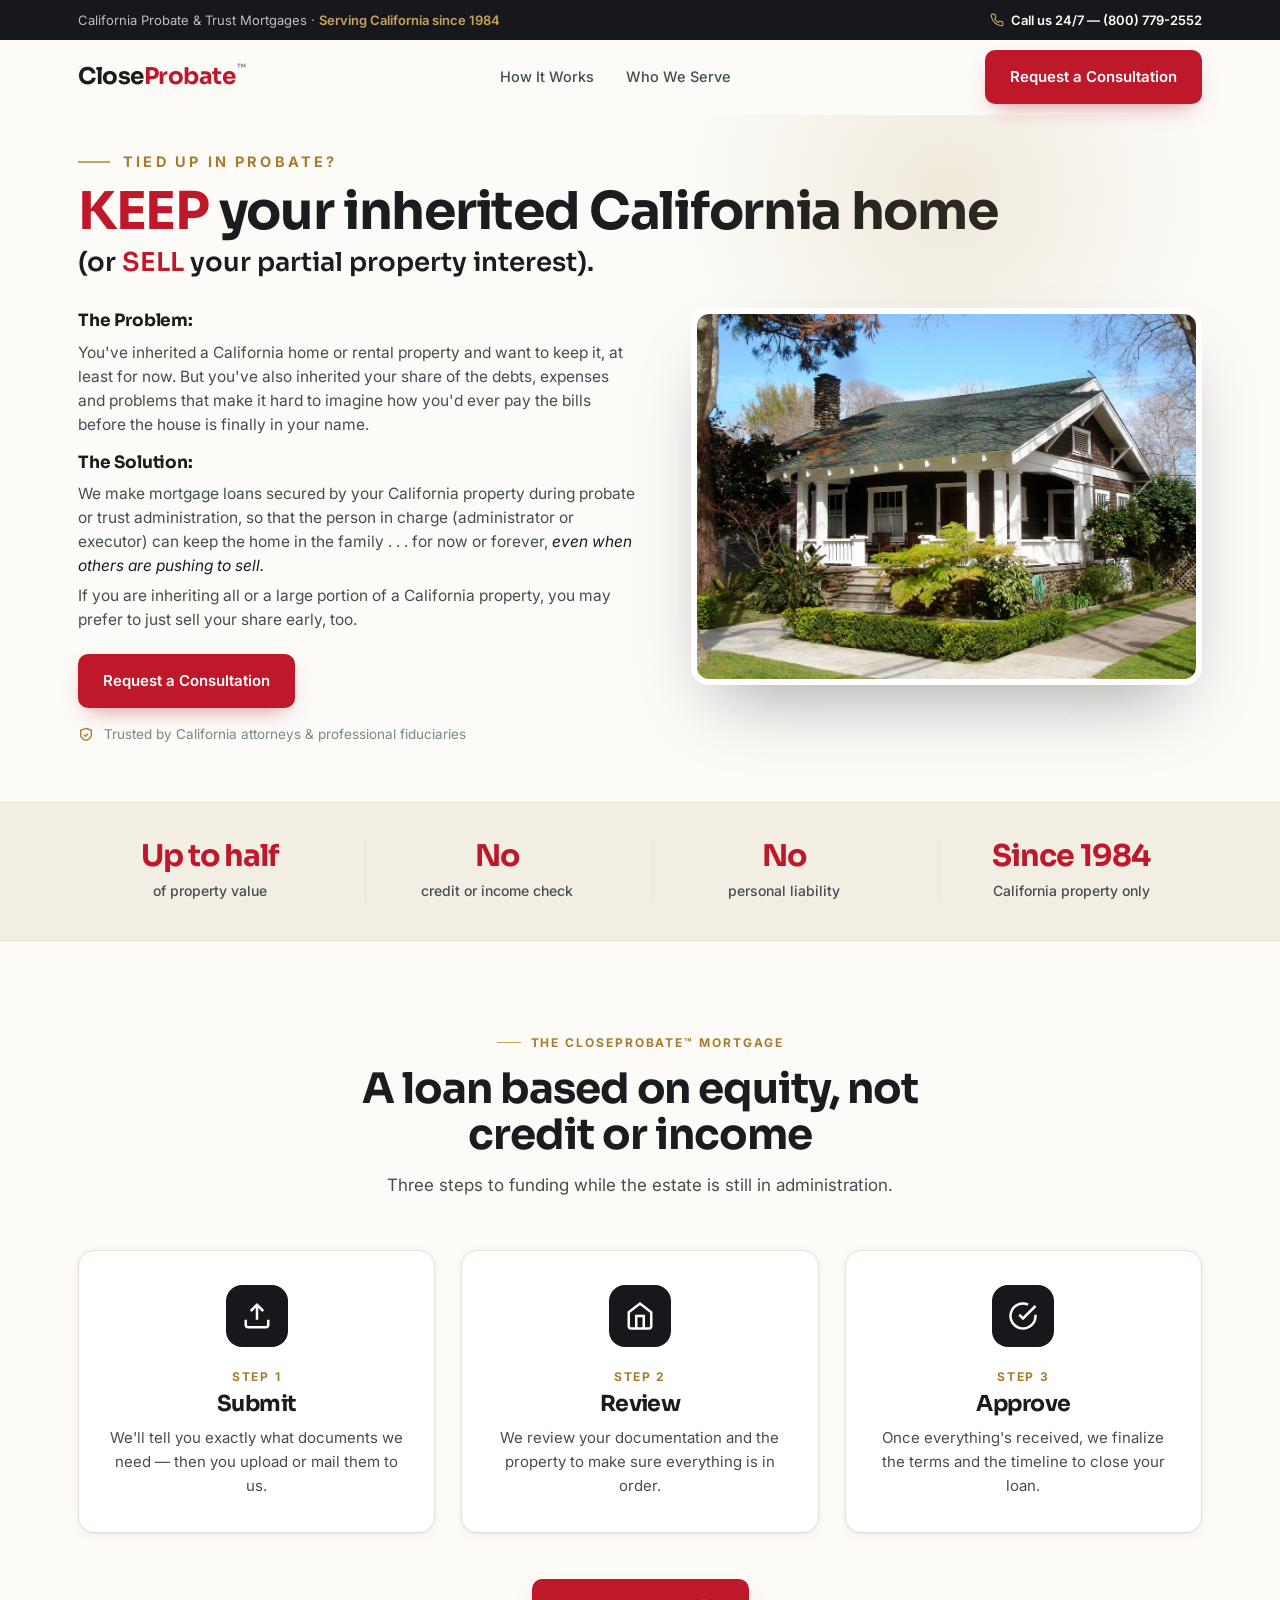
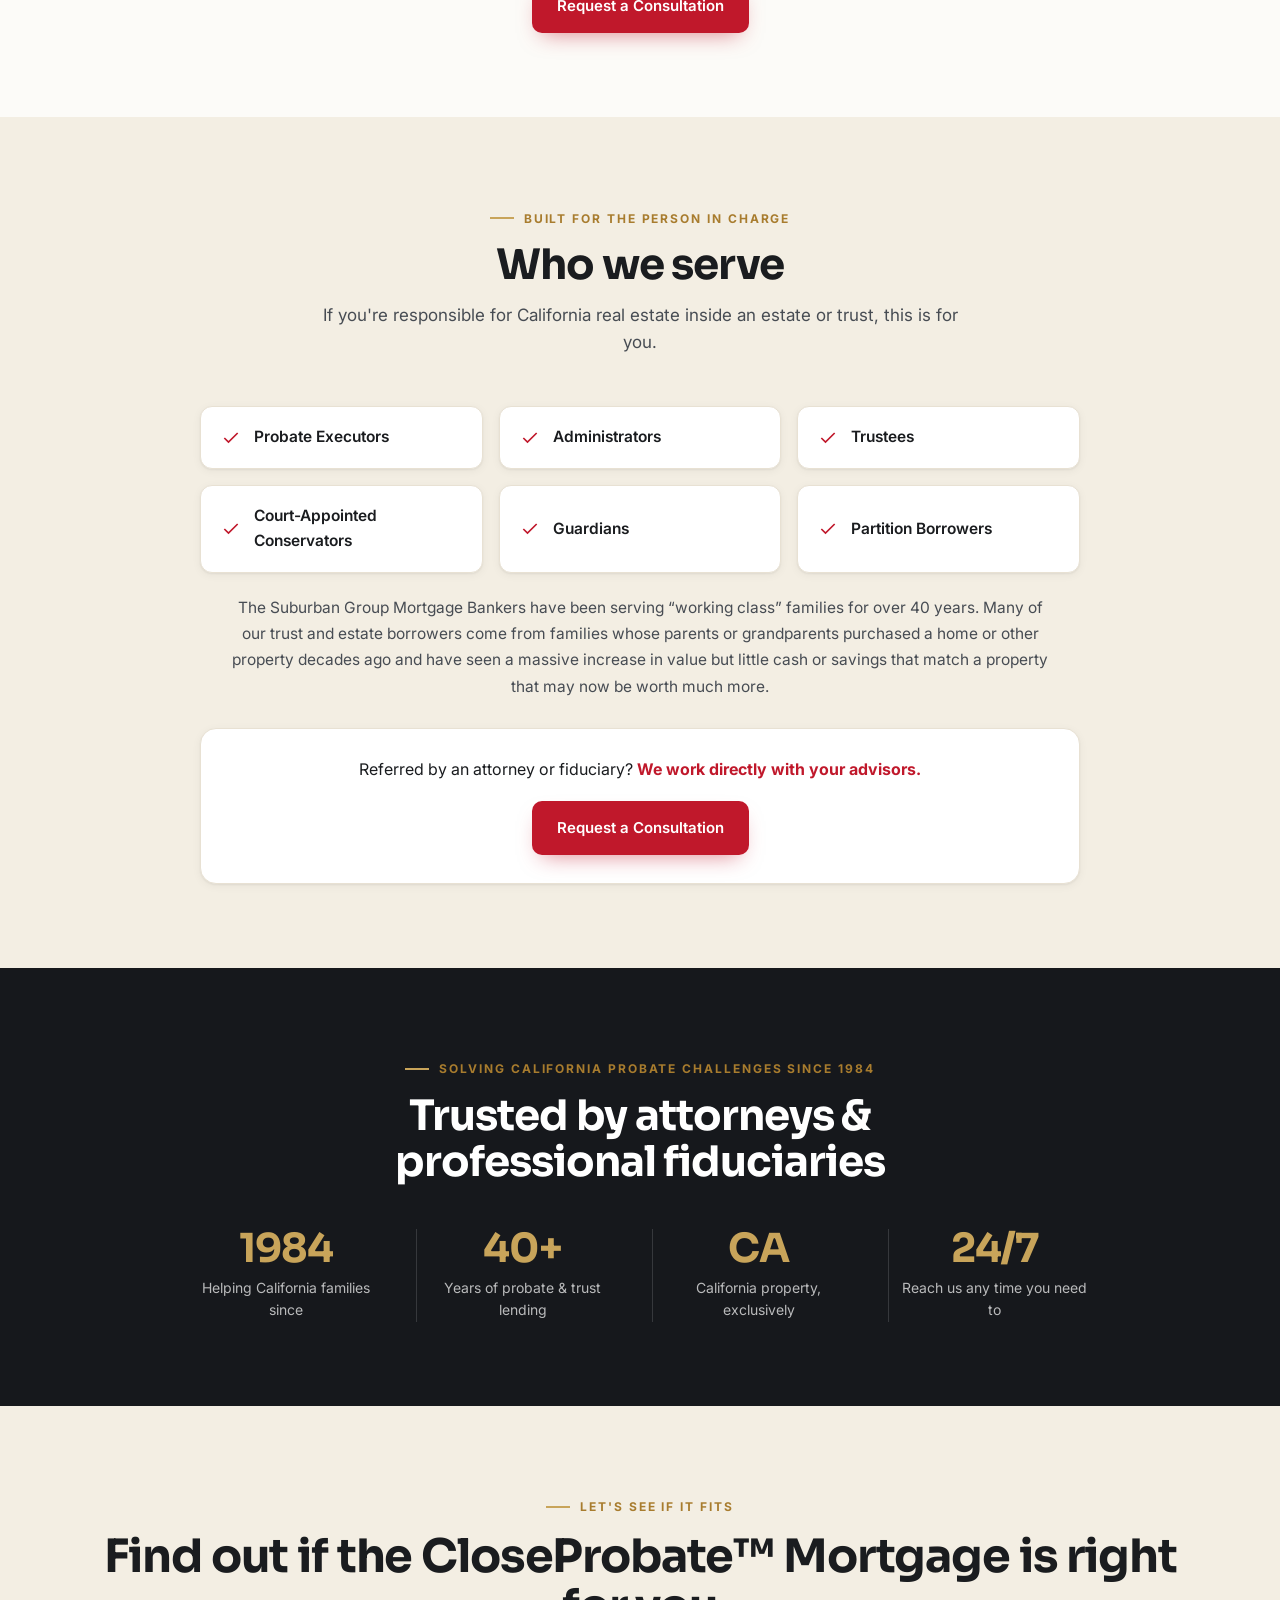
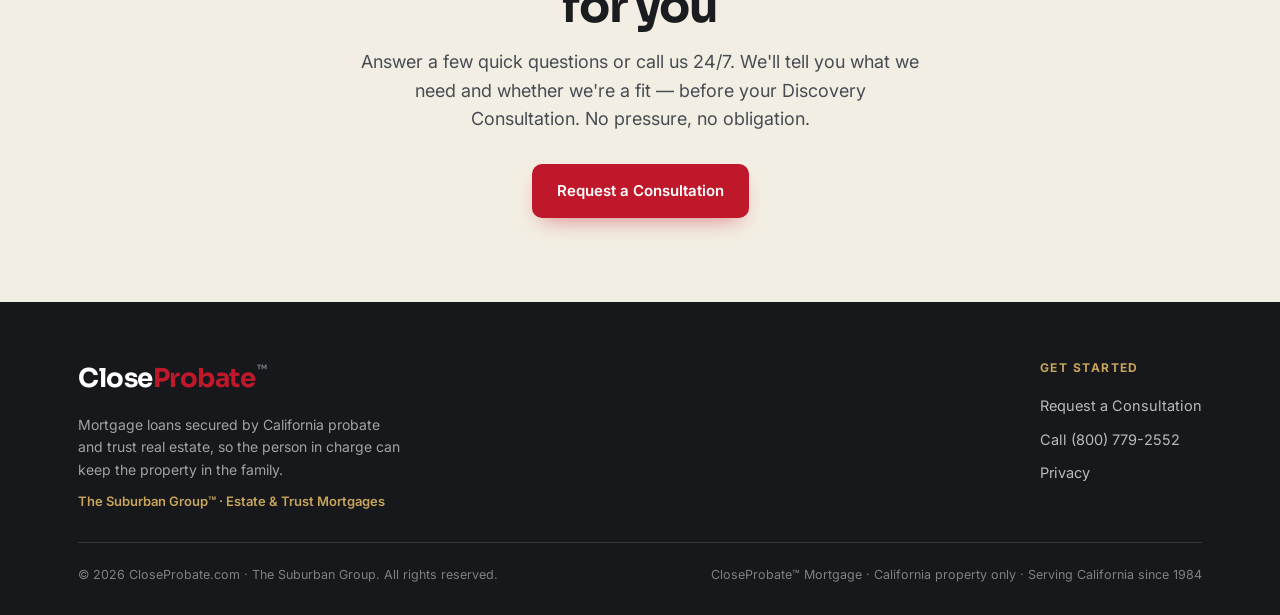
<file: index.html>
<!DOCTYPE html>
<html lang="en">
<head>
<meta charset="UTF-8" />
<meta name="viewport" content="width=device-width, initial-scale=1.0" />
<title>CloseProbate.com — California Probate & Trust Mortgages</title>
<meta name="description" content="The CloseProbate Mortgage lets the executor, administrator, or trustee borrow against an inherited California property's equity during probate or trust administration. Based on equity, not credit or income. No personal liability. Since 1984." />
<link rel="preconnect" href="https://fonts.googleapis.com">
<link rel="preconnect" href="https://fonts.gstatic.com" crossorigin>
<link href="https://fonts.googleapis.com/css2?family=Sora:wght@600;700;800&family=Inter:wght@400;500;600;700&display=swap" rel="stylesheet">
<link rel="stylesheet" href="theme.css?v=10">
</head>
<body id="top">

  <div class="util">
    <div class="wrap">
      <span class="l">California Probate &amp; Trust Mortgages · <b>Serving California since 1984</b></span>
      <a href="tel:+18007792552">
        <svg viewBox="0 0 24 24" fill="none" stroke="currentColor" stroke-width="2"><path d="M22 16.92v3a2 2 0 0 1-2.18 2 19.79 19.79 0 0 1-8.63-3.07 19.5 19.5 0 0 1-6-6 19.79 19.79 0 0 1-3.07-8.67A2 2 0 0 1 4.11 2h3a2 2 0 0 1 2 1.72c.13.96.36 1.9.7 2.81a2 2 0 0 1-.45 2.11L8.09 9.91a16 16 0 0 0 6 6l1.27-1.27a2 2 0 0 1 2.11-.45c.9.34 1.85.57 2.81.7A2 2 0 0 1 22 16.92z"/></svg>
        Call us 24/7 — (800) 779-2552
      </a>
    </div>
  </div>

  <header id="hdr">
    <div class="wrap nav">
      <a class="wordmark" href="#top"><span class="ink">Close</span><span class="r">Probate</span><span class="tm">&trade;</span></a>
      <nav class="nav-links">
        <a class="link" href="#how">How It Works</a>
        <a class="link" href="#serve">Who We Serve</a>
      </nav>
      <div class="nav-right">
        <a class="btn btn-primary" href="get-started.html">Request a Consultation</a>
        <button class="menu-btn" id="menuBtn" aria-label="Menu"><svg viewBox="0 0 24 24" fill="none" stroke="currentColor" stroke-width="2"><line x1="3" y1="6" x2="21" y2="6"/><line x1="3" y1="12" x2="21" y2="12"/><line x1="3" y1="18" x2="21" y2="18"/></svg></button>
      </div>
    </div>
    <div class="mobile-menu" id="mobileMenu">
      <a href="#how">How It Works</a>
      <a href="#serve">Who We Serve</a>
      <a href="tel:+18007792552">Call (800) 779-2552</a>
    </div>
  </header>

  <!-- HERO -->
  <section class="hero">
    <div class="wrap">
      <span class="eyebrow reveal">Tied up in probate?</span>
      <h1 class="reveal"><span class="kw">KEEP</span> your inherited California home</h1>
      <p class="hero-sub reveal">(or <span class="kw">SELL</span> your partial property interest).</p>
      <div class="hero-grid">
        <div class="reveal">
          <div class="ps">
            <p class="ps-h">The Problem:</p>
            <p>You've inherited a California home or rental property and want to keep it, at least for now. But you've also inherited your share of the debts, expenses and problems that make it hard to imagine how you'd ever pay the bills before the house is finally in your name.</p>
            <p class="ps-h">The Solution:</p>
            <p>We make mortgage loans secured by your California property during probate or trust administration, so that the person in charge (administrator or executor) can keep the home in the family . . . for now or forever, <em>even when others are pushing to sell.</em></p>
            <p>If you are inheriting all or a large portion of a California property, you may prefer to just sell your share early, too.</p>
          </div>
          <div class="hero-cta">
            <a class="btn btn-primary" href="get-started.html">Request a Consultation</a>
          </div>
          <div class="hero-trust">
            <svg viewBox="0 0 24 24" fill="none" stroke="currentColor" stroke-width="2"><path d="M12 2 4 5v6c0 5 3.5 8 8 9 4.5-1 8-4 8-9V5z"/><path d="m9 12 2 2 4-4"/></svg>
            Trusted by California attorneys &amp; professional fiduciaries
          </div>
        </div>
        <div class="hero-visual reveal">
          <div class="hero-photo"><img src="assets/house-craftsman.jpg" alt="Inherited California Craftsman home" /></div>
        </div>
      </div>
    </div>
  </section>

  <!-- BENEFIT BAND -->
  <div class="benefits">
    <div class="wrap">
      <div class="ben"><div class="big">Up to half</div><div class="lbl">of property value</div></div>
      <div class="ben"><div class="big">No</div><div class="lbl">credit or income check</div></div>
      <div class="ben"><div class="big">No</div><div class="lbl">personal liability</div></div>
      <div class="ben"><div class="big">Since 1984</div><div class="lbl">California property only</div></div>
    </div>
  </div>

  <!-- HOW IT WORKS -->
  <section class="pad" id="how">
    <div class="wrap">
      <div class="sec-head reveal">
        <span class="eyebrow" style="justify-content:center">The CloseProbate™ Mortgage</span>
        <h2>A loan based on equity, not credit or income</h2>
        <p>Three steps to funding while the estate is still in administration.</p>
      </div>
      <div class="steps">
        <div class="step reveal">
          <div class="ic"><svg viewBox="0 0 24 24" fill="none" stroke="currentColor" stroke-width="2"><path d="M21 15v4a2 2 0 0 1-2 2H5a2 2 0 0 1-2-2v-4"/><path d="m17 8-5-5-5 5"/><path d="M12 3v12"/></svg></div>
          <span class="num">Step 1</span><h3>Submit</h3>
          <p>We'll tell you exactly what documents we need — then you upload or mail them to us.</p>
        </div>
        <div class="step reveal">
          <div class="ic"><svg viewBox="0 0 24 24" fill="none" stroke="currentColor" stroke-width="2"><path d="m3 9 9-7 9 7v11a2 2 0 0 1-2 2H5a2 2 0 0 1-2-2z"/><path d="M9 22V12h6v10"/></svg></div>
          <span class="num">Step 2</span><h3>Review</h3>
          <p>We review your documentation and the property to make sure everything is in order.</p>
        </div>
        <div class="step reveal">
          <div class="ic"><svg viewBox="0 0 24 24" fill="none" stroke="currentColor" stroke-width="2"><path d="M22 11.08V12a10 10 0 1 1-5.93-9.14"/><path d="m9 11 3 3L22 4"/></svg></div>
          <span class="num">Step 3</span><h3>Approve</h3>
          <p>Once everything's received, we finalize the terms and the timeline to close your loan.</p>
        </div>
      </div>
      <div class="center reveal"><a class="btn btn-primary" href="get-started.html">Request a Consultation</a></div>
    </div>
  </section>

  <!-- WHO WE SERVE -->
  <section class="pad serve" id="serve">
    <div class="wrap">
      <div class="sec-head reveal">
        <span class="eyebrow" style="justify-content:center">Built for the person in charge</span>
        <h2>Who we serve</h2>
        <p>If you're responsible for California real estate inside an estate or trust, this is for you.</p>
      </div>
      <div class="roles">
        <div class="role reveal"><svg viewBox="0 0 24 24" fill="none" stroke="currentColor" stroke-width="2"><path d="M20 6 9 17l-5-5"/></svg> Probate Executors</div>
        <div class="role reveal"><svg viewBox="0 0 24 24" fill="none" stroke="currentColor" stroke-width="2"><path d="M20 6 9 17l-5-5"/></svg> Administrators</div>
        <div class="role reveal"><svg viewBox="0 0 24 24" fill="none" stroke="currentColor" stroke-width="2"><path d="M20 6 9 17l-5-5"/></svg> Trustees</div>
        <div class="role reveal"><svg viewBox="0 0 24 24" fill="none" stroke="currentColor" stroke-width="2"><path d="M20 6 9 17l-5-5"/></svg> Court-Appointed Conservators</div>
        <div class="role reveal"><svg viewBox="0 0 24 24" fill="none" stroke="currentColor" stroke-width="2"><path d="M20 6 9 17l-5-5"/></svg> Guardians</div>
        <div class="role reveal"><svg viewBox="0 0 24 24" fill="none" stroke="currentColor" stroke-width="2"><path d="M20 6 9 17l-5-5"/></svg> Partition Borrowers</div>
      </div>
      <p class="serve-blurb reveal">The Suburban Group Mortgage Bankers have been serving &ldquo;working class&rdquo; families for over 40 years. Many of our trust and estate borrowers come from families whose parents or grandparents purchased a home or other property decades ago and have seen a massive increase in value but little cash or savings that match a property that may now be worth much more.</p>
      <div class="serve-note reveal">
        <p>Referred by an attorney or fiduciary? <b>We work directly with your advisors.</b></p>
        <a class="btn btn-primary" href="get-started.html">Request a Consultation</a>
      </div>
    </div>
  </section>

  <!-- TRUST -->
  <section class="pad trust">
    <div class="wrap">
      <div class="sec-head reveal" style="margin-bottom:44px">
        <span class="eyebrow" style="justify-content:center">Solving California probate challenges since 1984</span>
        <h2>Trusted by attorneys &amp; professional fiduciaries</h2>
      </div>
      <div class="stats">
        <div class="stat reveal"><div class="n">1984</div><div class="t">Helping California families since</div></div>
        <div class="stat reveal"><div class="n">40+</div><div class="t">Years of probate &amp; trust lending</div></div>
        <div class="stat reveal"><div class="n">CA</div><div class="t">California property, exclusively</div></div>
        <div class="stat reveal"><div class="n">24/7</div><div class="t">Reach us any time you need to</div></div>
      </div>
    </div>
  </section>

  <!-- FINAL CTA -->
  <section class="pad final" id="start">
    <div class="wrap">
      <div class="reveal">
        <span class="eyebrow" style="justify-content:center">Let's see if it fits</span>
        <h2 style="margin-top:14px">Find out if the CloseProbate™ Mortgage is right for you</h2>
        <p>Answer a few quick questions or call us 24/7. We'll tell you what we need and whether we're a fit — before your Discovery Consultation. No pressure, no obligation.</p>
        <div class="hero-cta">
          <a class="btn btn-primary" href="get-started.html">Request a Consultation</a>
        </div>
      </div>
    </div>
  </section>

  <!-- FOOTER -->
  <footer>
    <div class="wrap">
      <div class="foot-top">
        <div class="foot-brand">
          <div class="wordmark"><span class="ink">Close</span><span class="r">Probate</span><span class="tm">&trade;</span></div>
          <p>Mortgage loans secured by California probate and trust real estate, so the person in charge can keep the property in the family.</p>
          <div class="sub">The Suburban Group™ · Estate &amp; Trust Mortgages</div>
        </div>
        <div class="foot-links">
          <div class="foot-col"><h5>Get Started</h5><a href="get-started.html">Request a Consultation</a><a href="tel:+18007792552">Call (800) 779-2552</a><a href="privacy.html">Privacy</a></div>
        </div>
      </div>
      <div class="foot-bar">
        <div>© 2026 CloseProbate.com · The Suburban Group. All rights reserved.</div>
        <div>CloseProbate™ Mortgage · California property only · Serving California since 1984</div>
      </div>
    </div>
  </footer>

  <script>
    const hdr=document.getElementById('hdr');
    addEventListener('scroll',()=>hdr.classList.toggle('scrolled',scrollY>10));
    const mb=document.getElementById('menuBtn'),mm=document.getElementById('mobileMenu');
    mb.addEventListener('click',()=>mm.classList.toggle('open'));
    mm.querySelectorAll('a').forEach(a=>a.addEventListener('click',()=>mm.classList.remove('open')));
    const io=new IntersectionObserver((es)=>{es.forEach(e=>{if(e.isIntersecting){e.target.classList.add('in');io.unobserve(e.target);}})},{threshold:.12});
    document.querySelectorAll('.reveal').forEach(el=>io.observe(el));
  </script>
</body>
</html>
</file>
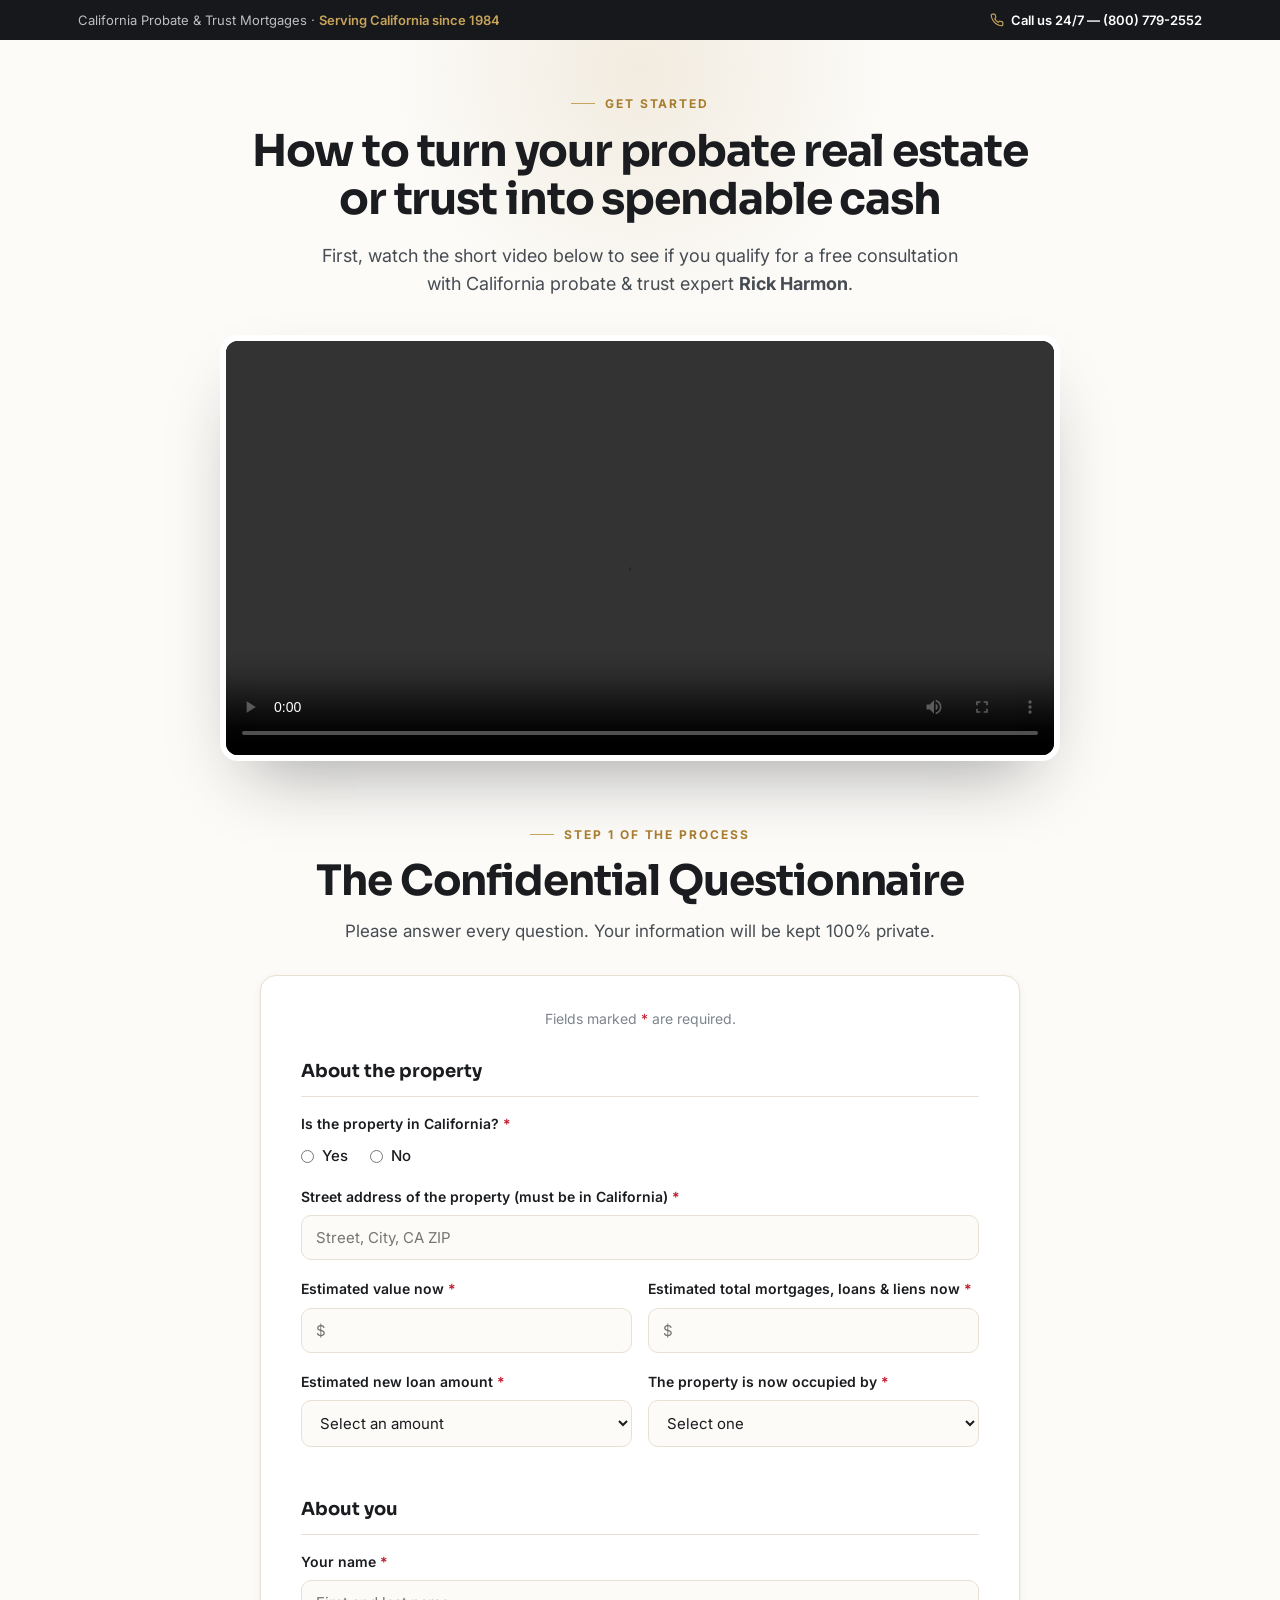
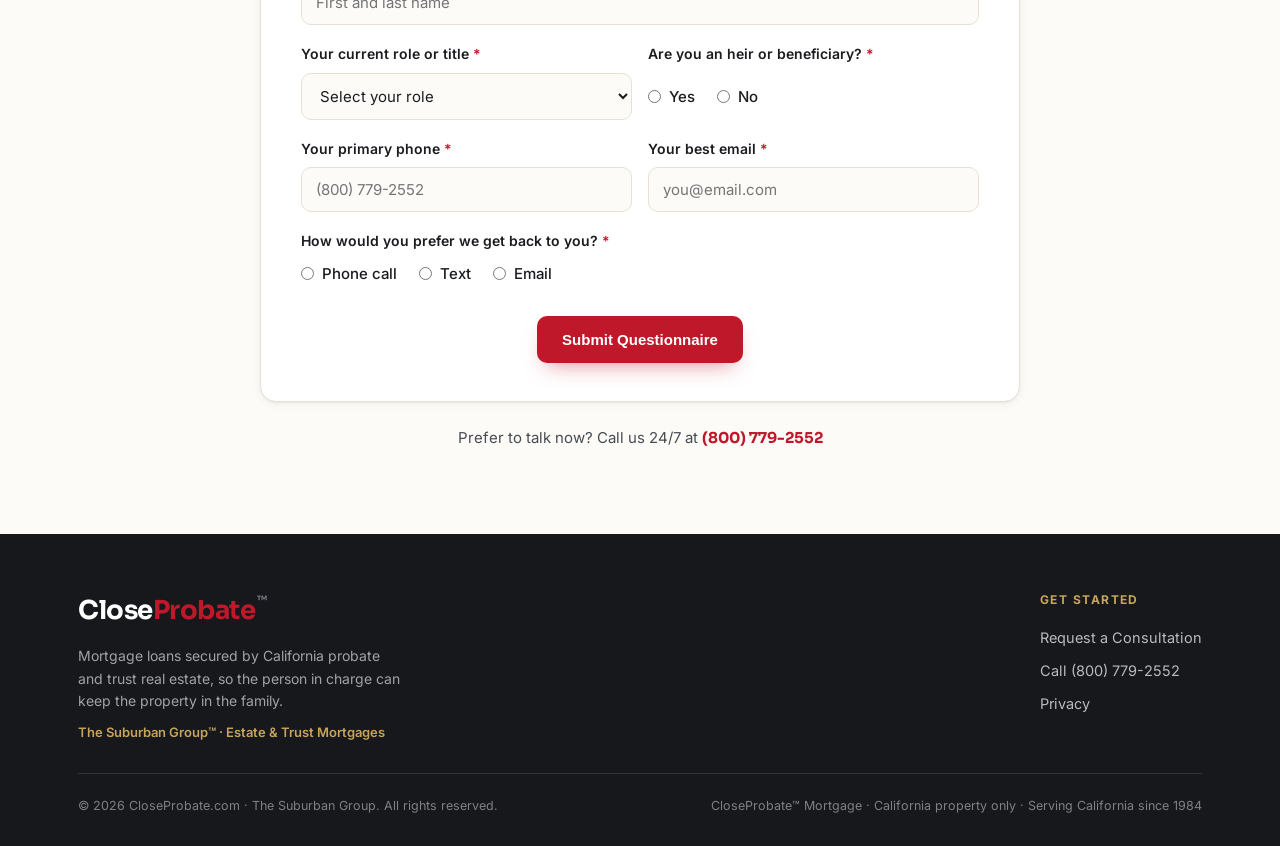
<file: get-started.html>
<!DOCTYPE html>
<html lang="en">
<head>
<meta charset="UTF-8" />
<meta name="viewport" content="width=device-width, initial-scale=1.0" />
<title>Get Started — CloseProbate.com</title>
<meta name="description" content="Watch the short video and fill out the confidential questionnaire to see if you qualify for a free consultation with California probate and trust expert Rick Harmon." />
<link rel="preconnect" href="https://fonts.googleapis.com">
<link rel="preconnect" href="https://fonts.gstatic.com" crossorigin>
<link href="https://fonts.googleapis.com/css2?family=Sora:wght@600;700;800&family=Inter:wght@400;500;600;700&display=swap" rel="stylesheet">
<link rel="stylesheet" href="theme.css?v=10">
</head>
<body id="top">

  <div class="util">
    <div class="wrap">
      <span class="l">California Probate &amp; Trust Mortgages · <b>Serving California since 1984</b></span>
      <a href="tel:+18007792552">
        <svg viewBox="0 0 24 24" fill="none" stroke="currentColor" stroke-width="2"><path d="M22 16.92v3a2 2 0 0 1-2.18 2 19.79 19.79 0 0 1-8.63-3.07 19.5 19.5 0 0 1-6-6 19.79 19.79 0 0 1-3.07-8.67A2 2 0 0 1 4.11 2h3a2 2 0 0 1 2 1.72c.13.96.36 1.9.7 2.81a2 2 0 0 1-.45 2.11L8.09 9.91a16 16 0 0 0 6 6l1.27-1.27a2 2 0 0 1 2.11-.45c.9.34 1.85.57 2.81.7A2 2 0 0 1 22 16.92z"/></svg>
        Call us 24/7 — (800) 779-2552
      </a>
    </div>
  </div>

  <!-- PAGE HERO -->
  <section class="page-hero">
    <div class="wrap">
      <span class="eyebrow" style="justify-content:center">Get Started</span>
      <h1>How to turn your probate real estate or trust into spendable cash</h1>
      <p class="sub">First, watch the short video below to see if you qualify for a free consultation with California probate &amp; trust expert <b>Rick Harmon</b>.</p>
    </div>
  </section>

  <!-- VIDEO -->
  <section style="padding:6px 0 0">
    <div class="wrap">
      <div class="vsl reveal">
        <video controls preload="metadata" playsinline>
          <source src="https://closeprobate.com/wp-content/themes/CloseProbate/videos/vsl.webm" type="video/webm">
          <source src="https://closeprobate.com/wp-content/themes/CloseProbate/videos/vsl.mp4" type="video/mp4">
          Your browser does not support the video. <a href="https://closeprobate.com/get-started-now/">Watch it here</a>.
        </video>
      </div>
    </div>
  </section>

  <!-- QUESTIONNAIRE -->
  <section class="pad" id="questionnaire" style="padding-top:56px">
    <div class="wrap">
      <div class="sec-head reveal" style="margin-bottom:30px">
        <span class="eyebrow" style="justify-content:center">Step 1 of the process</span>
        <h2>The Confidential Questionnaire</h2>
        <p>Please answer every question. Your information will be kept 100% private.</p>
      </div>

      <div id="gsFormWrap" class="reveal">
        <form class="gs-wrap" id="gsForm">
          <div class="gs-note">Fields marked <span style="color:var(--red)">*</span> are required.</div>

          <div class="gs-group">
            <div class="gs-legend">About the property</div>
            <div class="gs-field">
              <label>Is the property in California? <span class="req">*</span></label>
              <div class="gs-radios">
                <label><input type="radio" name="inCA" value="Yes" required> Yes</label>
                <label><input type="radio" name="inCA" value="No"> No</label>
              </div>
            </div>
            <div class="gs-field">
              <label>Street address of the property (must be in California) <span class="req">*</span></label>
              <input type="text" name="address" required placeholder="Street, City, CA ZIP">
            </div>
            <div class="gs-row">
              <div class="gs-field">
                <label>Estimated value now <span class="req">*</span></label>
                <input type="text" name="value" required placeholder="$">
              </div>
              <div class="gs-field">
                <label>Estimated total mortgages, loans &amp; liens now <span class="req">*</span></label>
                <input type="text" name="liens" required placeholder="$">
              </div>
            </div>
            <div class="gs-row">
              <div class="gs-field">
                <label>Estimated new loan amount <span class="req">*</span></label>
                <select name="loan" required>
                  <option value="" selected disabled>Select an amount</option>
                  <option>Under $100,000</option>
                  <option>$100,000 – $250,000</option>
                  <option>$250,000 – $500,000</option>
                  <option>$500,000 – $1,000,000</option>
                  <option>Over $1,000,000</option>
                  <option>Not sure yet</option>
                </select>
              </div>
              <div class="gs-field">
                <label>The property is now occupied by <span class="req">*</span></label>
                <select name="occupied" required>
                  <option value="" selected disabled>Select one</option>
                  <option>Vacant</option>
                  <option>A tenant</option>
                  <option>A family member</option>
                  <option>The estate / decedent's household</option>
                  <option>Other</option>
                </select>
              </div>
            </div>
          </div>

          <div class="gs-group">
            <div class="gs-legend">About you</div>
            <div class="gs-field">
              <label>Your name <span class="req">*</span></label>
              <input type="text" name="name" required placeholder="First and last name">
            </div>
            <div class="gs-row">
              <div class="gs-field">
                <label>Your current role or title <span class="req">*</span></label>
                <select name="role" required>
                  <option value="" selected disabled>Select your role</option>
                  <option>Executor</option>
                  <option>Administrator</option>
                  <option>Trustee</option>
                  <option>Conservator</option>
                  <option>Guardian</option>
                  <option>Heir / Beneficiary</option>
                  <option>Partition borrower</option>
                  <option>Attorney / Fiduciary</option>
                  <option>Other</option>
                </select>
              </div>
              <div class="gs-field">
                <label>Are you an heir or beneficiary? <span class="req">*</span></label>
                <div class="gs-radios" style="padding-top:12px">
                  <label><input type="radio" name="heir" value="Yes" required> Yes</label>
                  <label><input type="radio" name="heir" value="No"> No</label>
                </div>
              </div>
            </div>
            <div class="gs-row">
              <div class="gs-field">
                <label>Your primary phone <span class="req">*</span></label>
                <input type="tel" name="phone" required placeholder="(800) 779-2552">
              </div>
              <div class="gs-field">
                <label>Your best email <span class="req">*</span></label>
                <input type="email" name="email" required placeholder="you@email.com">
              </div>
            </div>
            <div class="gs-field">
              <label>How would you prefer we get back to you? <span class="req">*</span></label>
              <div class="gs-radios">
                <label><input type="radio" name="prefer" value="Phone" required> Phone call</label>
                <label><input type="radio" name="prefer" value="Text"> Text</label>
                <label><input type="radio" name="prefer" value="Email"> Email</label>
              </div>
            </div>
          </div>

          <div class="gs-submit">
            <button type="submit" class="btn btn-primary">Submit Questionnaire</button>
          </div>
        </form>

        <div class="gs-call">Prefer to talk now? Call us 24/7 at <a href="tel:+18007792552">(800) 779-2552</a></div>
      </div>

      <div class="gs-thanks reveal">
        <h3>Thank you — your questionnaire is on its way.</h3>
        <p>Rick's team will review your information and reach out about your free consultation. Need to talk sooner? Call us 24/7 at <a href="tel:+18007792552" style="color:var(--red);font-weight:700">(800) 779-2552</a>.</p>
      </div>
    </div>
  </section>

  <!-- FOOTER -->
  <footer>
    <div class="wrap">
      <div class="foot-top">
        <div class="foot-brand">
          <div class="wordmark"><span class="ink">Close</span><span class="r">Probate</span><span class="tm">&trade;</span></div>
          <p>Mortgage loans secured by California probate and trust real estate, so the person in charge can keep the property in the family.</p>
          <div class="sub">The Suburban Group™ · Estate &amp; Trust Mortgages</div>
        </div>
        <div class="foot-links">
          <div class="foot-col"><h5>Get Started</h5><a href="#questionnaire">Request a Consultation</a><a href="tel:+18007792552">Call (800) 779-2552</a><a href="privacy.html">Privacy</a></div>
        </div>
      </div>
      <div class="foot-bar">
        <div>© 2026 CloseProbate.com · The Suburban Group. All rights reserved.</div>
        <div>CloseProbate™ Mortgage · California property only · Serving California since 1984</div>
      </div>
    </div>
  </footer>

  <script>
    const io=new IntersectionObserver((es)=>{es.forEach(e=>{if(e.isIntersecting){e.target.classList.add('in');io.unobserve(e.target);}})},{threshold:.1});
    document.querySelectorAll('.reveal').forEach(el=>io.observe(el));
    const form=document.getElementById('gsForm');
    form.addEventListener('submit',function(e){
      e.preventDefault();
      document.getElementById('gsFormWrap').style.display='none';
      const t=document.querySelector('.gs-thanks'); t.classList.add('show','in');
      window.scrollTo({top:t.getBoundingClientRect().top+window.scrollY-130,behavior:'smooth'});
    });
  </script>
</body>
</html>
</file>
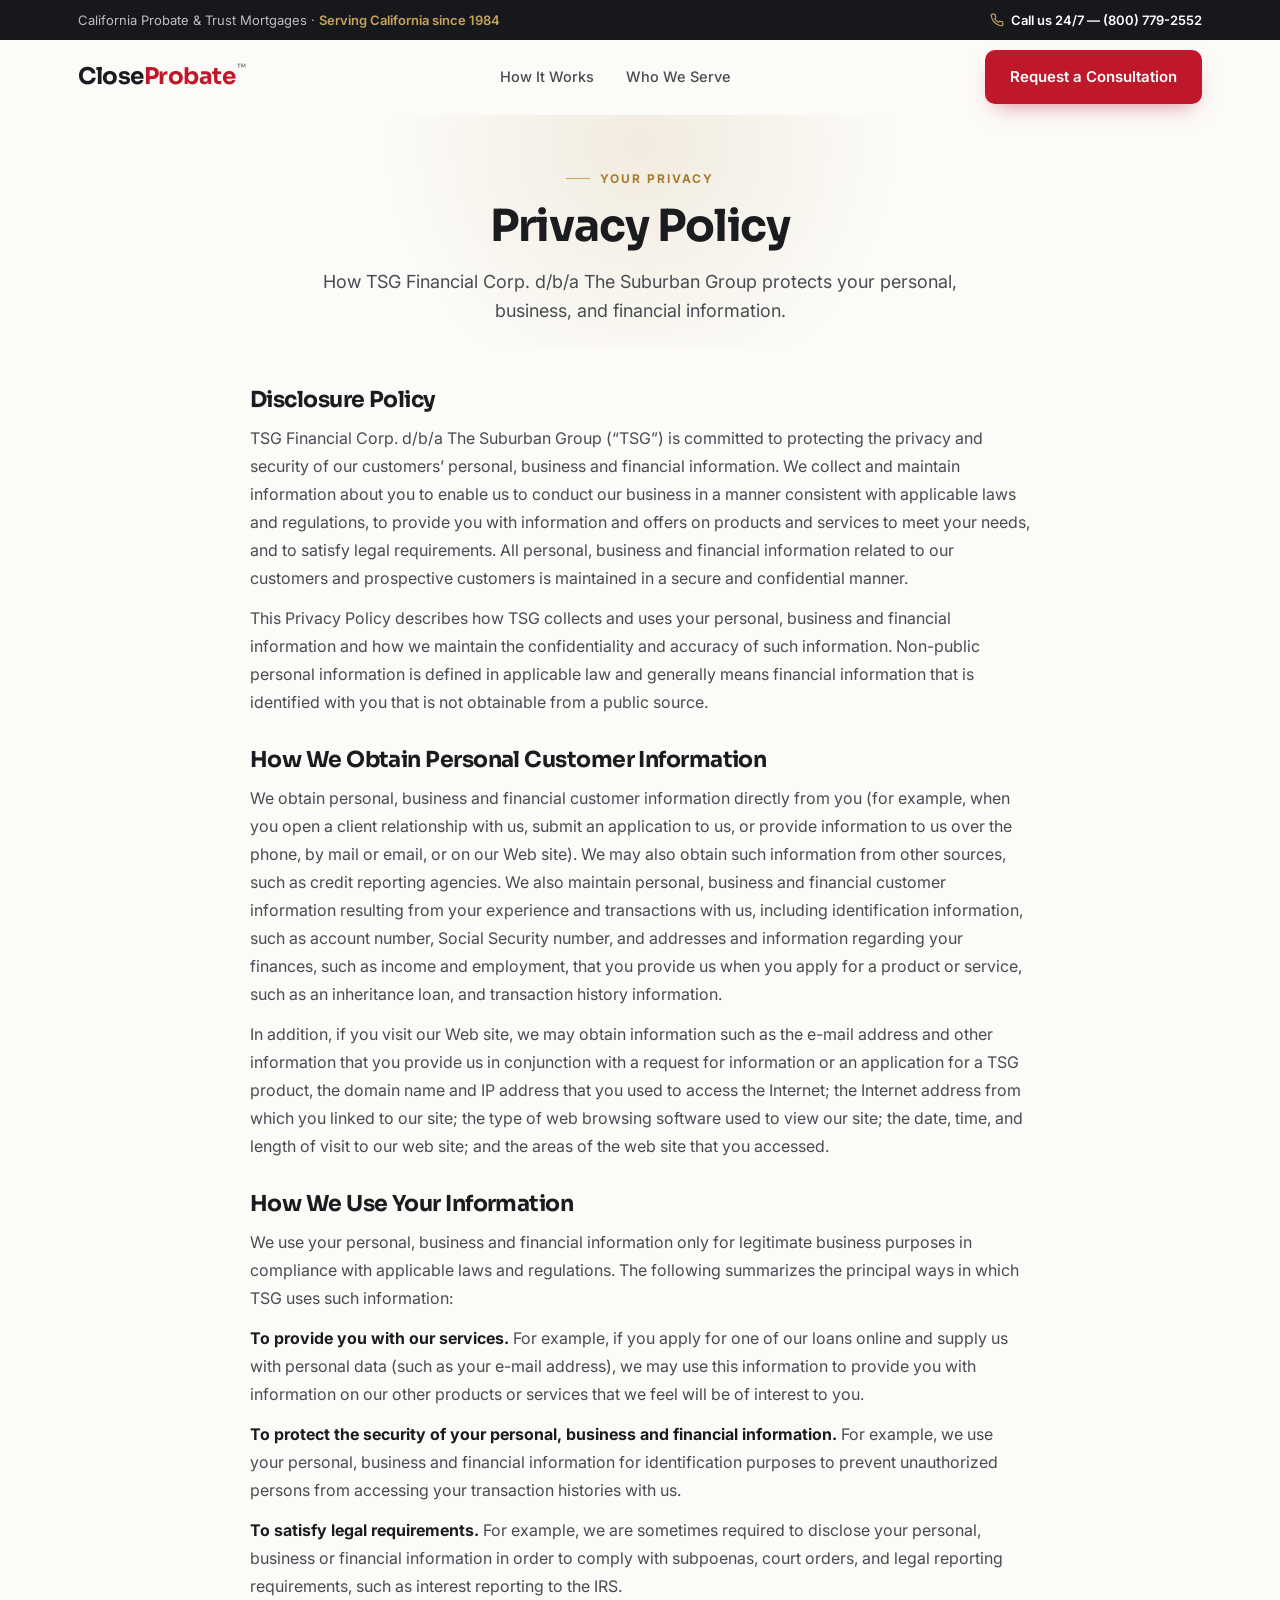
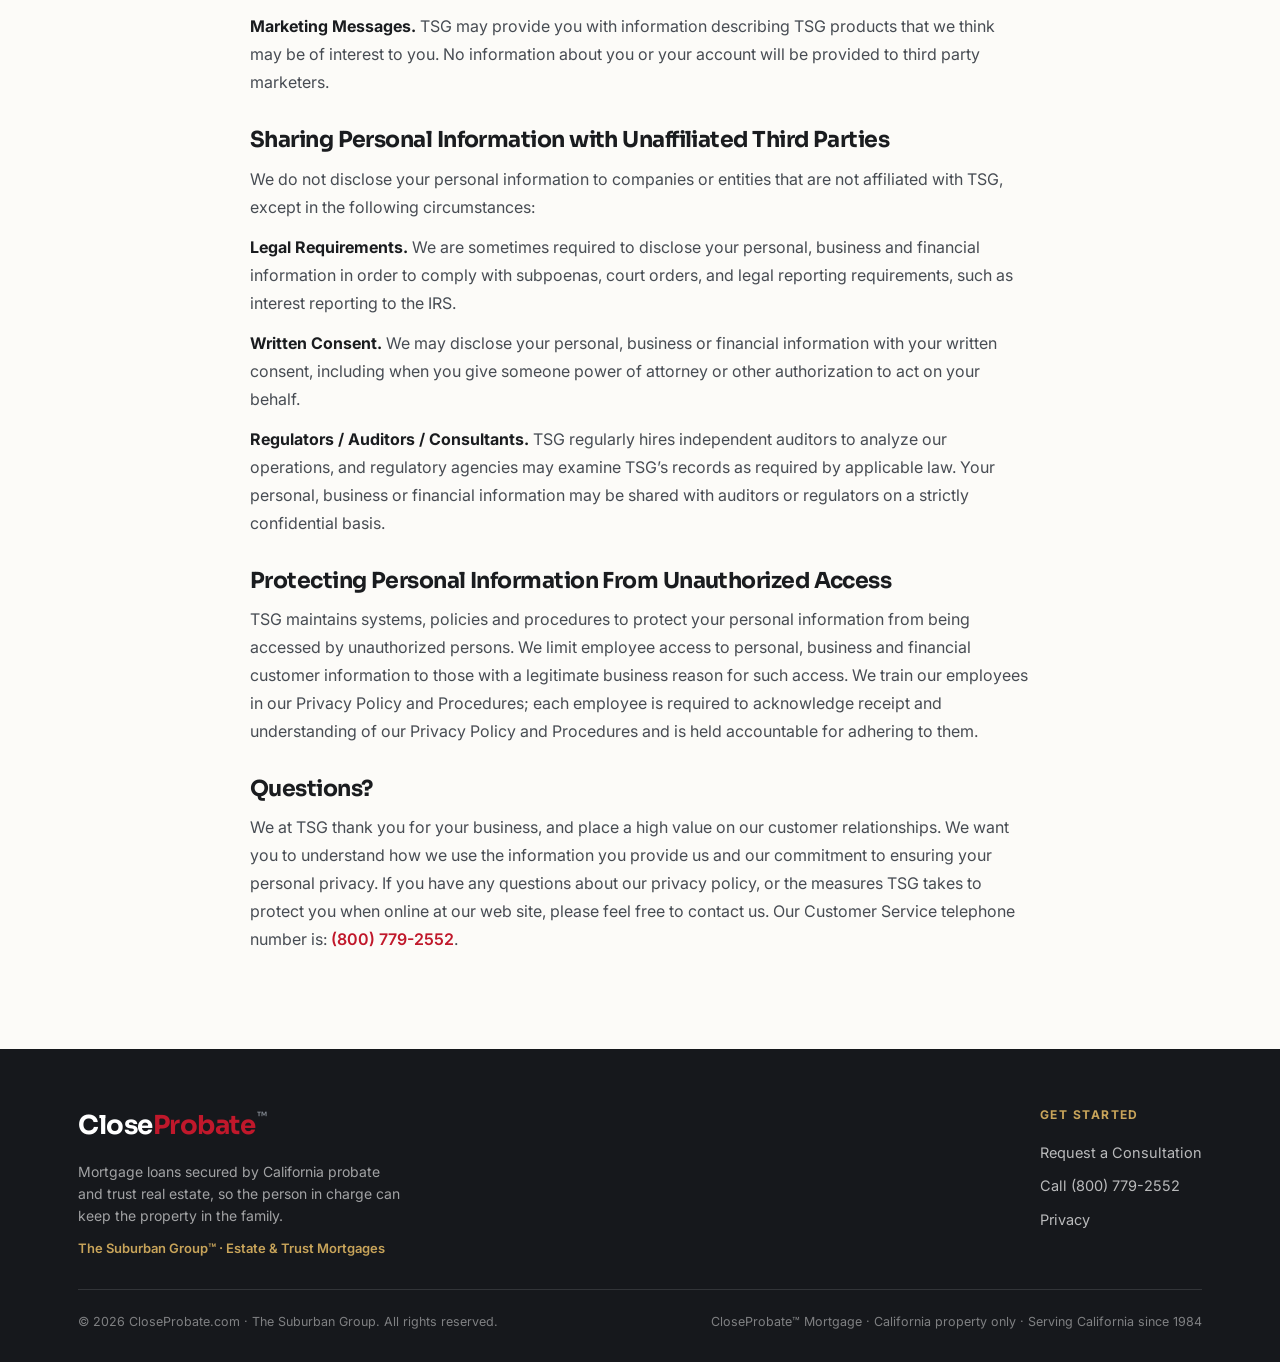
<file: privacy.html>
<!DOCTYPE html>
<html lang="en">
<head>
<meta charset="UTF-8" />
<meta name="viewport" content="width=device-width, initial-scale=1.0" />
<title>Privacy Policy — CloseProbate.com</title>
<meta name="description" content="Privacy policy for TSG Financial Corp. d/b/a The Suburban Group (CloseProbate.com)." />
<link rel="preconnect" href="https://fonts.googleapis.com">
<link rel="preconnect" href="https://fonts.gstatic.com" crossorigin>
<link href="https://fonts.googleapis.com/css2?family=Sora:wght@600;700;800&family=Inter:wght@400;500;600;700&display=swap" rel="stylesheet">
<link rel="stylesheet" href="theme.css?v=10">
</head>
<body id="top">

  <div class="util">
    <div class="wrap">
      <span class="l">California Probate &amp; Trust Mortgages · <b>Serving California since 1984</b></span>
      <a href="tel:+18007792552">
        <svg viewBox="0 0 24 24" fill="none" stroke="currentColor" stroke-width="2"><path d="M22 16.92v3a2 2 0 0 1-2.18 2 19.79 19.79 0 0 1-8.63-3.07 19.5 19.5 0 0 1-6-6 19.79 19.79 0 0 1-3.07-8.67A2 2 0 0 1 4.11 2h3a2 2 0 0 1 2 1.72c.13.96.36 1.9.7 2.81a2 2 0 0 1-.45 2.11L8.09 9.91a16 16 0 0 0 6 6l1.27-1.27a2 2 0 0 1 2.11-.45c.9.34 1.85.57 2.81.7A2 2 0 0 1 22 16.92z"/></svg>
        Call us 24/7 — (800) 779-2552
      </a>
    </div>
  </div>

  <header id="hdr">
    <div class="wrap nav">
      <a class="wordmark" href="index.html"><span class="ink">Close</span><span class="r">Probate</span><span class="tm">&trade;</span></a>
      <nav class="nav-links">
        <a class="link" href="index.html#how">How It Works</a>
        <a class="link" href="index.html#serve">Who We Serve</a>
      </nav>
      <div class="nav-right">
        <a class="btn btn-primary" href="get-started.html">Request a Consultation</a>
        <button class="menu-btn" id="menuBtn" aria-label="Menu"><svg viewBox="0 0 24 24" fill="none" stroke="currentColor" stroke-width="2"><line x1="3" y1="6" x2="21" y2="6"/><line x1="3" y1="12" x2="21" y2="12"/><line x1="3" y1="18" x2="21" y2="18"/></svg></button>
      </div>
    </div>
    <div class="mobile-menu" id="mobileMenu">
      <a href="index.html#how">How It Works</a>
      <a href="index.html#serve">Who We Serve</a>
      <a href="tel:+18007792552">Call (800) 779-2552</a>
    </div>
  </header>

  <section class="page-hero">
    <div class="wrap">
      <span class="eyebrow" style="justify-content:center">Your privacy</span>
      <h1>Privacy Policy</h1>
      <p class="sub">How TSG Financial Corp. d/b/a The Suburban Group protects your personal, business, and financial information.</p>
    </div>
  </section>

  <section class="pad" style="padding-top:40px">
    <div class="wrap">
      <div class="prose">
        <h2>Disclosure Policy</h2>
        <p>TSG Financial Corp. d/b/a The Suburban Group (“TSG”) is committed to protecting the privacy and security of our customers’ personal, business and financial information. We collect and maintain information about you to enable us to conduct our business in a manner consistent with applicable laws and regulations, to provide you with information and offers on products and services to meet your needs, and to satisfy legal requirements. All personal, business and financial information related to our customers and prospective customers is maintained in a secure and confidential manner.</p>
        <p>This Privacy Policy describes how TSG collects and uses your personal, business and financial information and how we maintain the confidentiality and accuracy of such information. Non-public personal information is defined in applicable law and generally means financial information that is identified with you that is not obtainable from a public source.</p>

        <h2>How We Obtain Personal Customer Information</h2>
        <p>We obtain personal, business and financial customer information directly from you (for example, when you open a client relationship with us, submit an application to us, or provide information to us over the phone, by mail or email, or on our Web site). We may also obtain such information from other sources, such as credit reporting agencies. We also maintain personal, business and financial customer information resulting from your experience and transactions with us, including identification information, such as account number, Social Security number, and addresses and information regarding your finances, such as income and employment, that you provide us when you apply for a product or service, such as an inheritance loan, and transaction history information.</p>
        <p>In addition, if you visit our Web site, we may obtain information such as the e-mail address and other information that you provide us in conjunction with a request for information or an application for a TSG product, the domain name and IP address that you used to access the Internet; the Internet address from which you linked to our site; the type of web browsing software used to view our site; the date, time, and length of visit to our web site; and the areas of the web site that you accessed.</p>

        <h2>How We Use Your Information</h2>
        <p>We use your personal, business and financial information only for legitimate business purposes in compliance with applicable laws and regulations. The following summarizes the principal ways in which TSG uses such information:</p>
        <p><strong>To provide you with our services.</strong> For example, if you apply for one of our loans online and supply us with personal data (such as your e-mail address), we may use this information to provide you with information on our other products or services that we feel will be of interest to you.</p>
        <p><strong>To protect the security of your personal, business and financial information.</strong> For example, we use your personal, business and financial information for identification purposes to prevent unauthorized persons from accessing your transaction histories with us.</p>
        <p><strong>To satisfy legal requirements.</strong> For example, we are sometimes required to disclose your personal, business or financial information in order to comply with subpoenas, court orders, and legal reporting requirements, such as interest reporting to the IRS.</p>
        <p><strong>Marketing Messages.</strong> TSG may provide you with information describing TSG products that we think may be of interest to you. No information about you or your account will be provided to third party marketers.</p>

        <h2>Sharing Personal Information with Unaffiliated Third Parties</h2>
        <p>We do not disclose your personal information to companies or entities that are not affiliated with TSG, except in the following circumstances:</p>
        <p><strong>Legal Requirements.</strong> We are sometimes required to disclose your personal, business and financial information in order to comply with subpoenas, court orders, and legal reporting requirements, such as interest reporting to the IRS.</p>
        <p><strong>Written Consent.</strong> We may disclose your personal, business or financial information with your written consent, including when you give someone power of attorney or other authorization to act on your behalf.</p>
        <p><strong>Regulators / Auditors / Consultants.</strong> TSG regularly hires independent auditors to analyze our operations, and regulatory agencies may examine TSG’s records as required by applicable law. Your personal, business or financial information may be shared with auditors or regulators on a strictly confidential basis.</p>

        <h2>Protecting Personal Information From Unauthorized Access</h2>
        <p>TSG maintains systems, policies and procedures to protect your personal information from being accessed by unauthorized persons. We limit employee access to personal, business and financial customer information to those with a legitimate business reason for such access. We train our employees in our Privacy Policy and Procedures; each employee is required to acknowledge receipt and understanding of our Privacy Policy and Procedures and is held accountable for adhering to them.</p>

        <h2>Questions?</h2>
        <p>We at TSG thank you for your business, and place a high value on our customer relationships. We want you to understand how we use the information you provide us and our commitment to ensuring your personal privacy. If you have any questions about our privacy policy, or the measures TSG takes to protect you when online at our web site, please feel free to contact us. Our Customer Service telephone number is: <a href="tel:+18007792552">(800) 779-2552</a>.</p>
      </div>
    </div>
  </section>

  <footer>
    <div class="wrap">
      <div class="foot-top">
        <div class="foot-brand">
          <div class="wordmark"><span class="ink">Close</span><span class="r">Probate</span><span class="tm">&trade;</span></div>
          <p>Mortgage loans secured by California probate and trust real estate, so the person in charge can keep the property in the family.</p>
          <div class="sub">The Suburban Group™ · Estate &amp; Trust Mortgages</div>
        </div>
        <div class="foot-links">
          <div class="foot-col"><h5>Get Started</h5><a href="get-started.html">Request a Consultation</a><a href="tel:+18007792552">Call (800) 779-2552</a><a href="privacy.html">Privacy</a></div>
        </div>
      </div>
      <div class="foot-bar">
        <div>© 2026 CloseProbate.com · The Suburban Group. All rights reserved.</div>
        <div>CloseProbate™ Mortgage · California property only · Serving California since 1984</div>
      </div>
    </div>
  </footer>

  <script>
    const hdr=document.getElementById('hdr');
    addEventListener('scroll',()=>hdr.classList.toggle('scrolled',scrollY>10));
    const mb=document.getElementById('menuBtn'),mm=document.getElementById('mobileMenu');
    mb.addEventListener('click',()=>mm.classList.toggle('open'));
    mm.querySelectorAll('a').forEach(a=>a.addEventListener('click',()=>mm.classList.remove('open')));
  </script>
</body>
</html>
</file>
<file: theme.css>
:root{
    --paper:#FCFBF8; --paper-2:#F3EEE3; --ink:#1A1C1F; --ink-soft:#474C53; --muted:#7E848C;
    --line:#E8E1D3; --red:#C0182B; --red-dark:#9A1020; --gold:#A87C2E; --gold-soft:#C8A45A; --char:#16181C;
    --shadow-sm:0 1px 2px rgba(20,22,28,.05),0 2px 10px rgba(20,22,28,.05);
    --shadow-md:0 16px 40px -18px rgba(20,22,28,.28);
    --shadow-lg:0 34px 70px -28px rgba(20,22,28,.40);
    --radius:16px; --maxw:1180px;
  }
  *{box-sizing:border-box;margin:0;padding:0}
  html{scroll-behavior:smooth}
  body{font-family:'Inter',system-ui,-apple-system,Segoe UI,Roboto,sans-serif;color:var(--ink);
    background:var(--paper);line-height:1.6;-webkit-font-smoothing:antialiased;overflow-x:hidden}
  a{color:inherit;text-decoration:none}
  .wrap{max-width:var(--maxw);margin:0 auto;padding:0 28px}
  h1,h2,h3{font-family:'Sora',sans-serif;font-weight:700;line-height:1.1;letter-spacing:-.025em}
  .eyebrow{font-size:12px;font-weight:700;letter-spacing:.16em;text-transform:uppercase;color:var(--gold);
    display:inline-flex;align-items:center;gap:10px}
  .eyebrow::before{content:"";width:24px;height:1.5px;background:var(--gold-soft)}

  .wordmark{font-family:'Sora';font-weight:700;font-size:23px;letter-spacing:-.5px;display:inline-flex;align-items:flex-start}
  .wordmark .ink{color:var(--ink)} .wordmark .r{color:var(--red)}
  .wordmark .tm{font-size:.44em;font-weight:600;color:var(--muted);margin-left:2px;margin-top:.15em}

  .btn{display:inline-flex;align-items:center;justify-content:center;text-align:center;gap:9px;font-weight:600;font-size:15px;padding:14px 24px;
    border-radius:10px;transition:.2s ease;cursor:pointer;border:1.5px solid transparent;white-space:nowrap}
  .btn-primary{background:var(--red);color:#fff;box-shadow:0 10px 22px -10px rgba(192,24,43,.55)}
  .btn-primary:hover{background:var(--red-dark);transform:translateY(-2px)}
  .btn-ghost{background:#fff;color:var(--ink);border-color:var(--line)}
  .btn-ghost:hover{border-color:var(--ink);transform:translateY(-2px)}
  .btn svg{width:17px;height:17px}

  .util{background:var(--char);color:#fff;font-size:13px}
  .util .wrap{display:flex;justify-content:space-between;align-items:center;height:40px;gap:14px}
  .util .l{color:rgba(255,255,255,.72)} .util .l b{color:var(--gold-soft);font-weight:600}
  .util a{font-weight:600;display:inline-flex;align-items:center;gap:7px}
  .util a svg{width:14px;height:14px;color:var(--gold-soft)}

  header{position:sticky;top:0;z-index:50;background:rgba(252,251,248,.86);backdrop-filter:saturate(160%) blur(12px);
    border-bottom:1px solid transparent;transition:.3s}
  header.scrolled{border-bottom:1px solid var(--line);box-shadow:0 6px 22px -18px rgba(0,0,0,.3)}
  .nav{display:flex;align-items:center;justify-content:space-between;height:74px}
  .nav-links{display:flex;align-items:center;gap:32px}
  .nav-links a.link{font-size:14.5px;font-weight:500;color:var(--ink-soft)}
  .nav-links a.link:hover{color:var(--red)}
  .nav-right{display:flex;align-items:center;gap:18px}
  .menu-btn{display:none;background:none;border:none;cursor:pointer;padding:6px}
  .menu-btn svg{width:26px;height:26px}
  .mobile-menu{display:none;flex-direction:column;background:var(--paper);border-bottom:1px solid var(--line);padding:6px 28px 18px}
  .mobile-menu.open{display:flex}
  .mobile-menu a{padding:12px 2px;font-weight:500;border-bottom:1px solid var(--line)}
  .mobile-menu a:last-child{border:0}

  /* hero */
  .hero{position:relative;padding:30px 0 56px;overflow:hidden}
  .hero::before{content:"";position:absolute;top:-200px;right:4%;width:560px;height:560px;
    background:radial-gradient(circle,rgba(168,124,46,.14),transparent 66%);z-index:0}
  .hero-grid{position:relative;z-index:1;display:grid;grid-template-columns:1.05fr .95fr;gap:48px;align-items:start}
  .hero h1{font-size:clamp(32px,4.4vw,52px);margin:10px 0 0;line-height:1.06}
  .hero-sub{font-family:'Sora';font-weight:600;font-size:clamp(18px,2.2vw,26px);color:var(--ink);margin:9px 0 30px;line-height:1.18}
  .hero-sub .kw{color:var(--red)}
  .hero .eyebrow{font-size:14.5px;letter-spacing:.22em;gap:13px}
  .hero .eyebrow::before{width:32px;height:2px}
  .hero h1 .kw{color:var(--red)}
  .hero p.lead{font-size:18px;color:var(--ink-soft);margin-top:22px;max-width:540px}
  .hero p.lead b{color:var(--ink);font-weight:600}
  .hero-cta{display:flex;gap:13px;margin-top:22px;flex-wrap:wrap}
  .hero-trust{margin-top:16px;font-size:13.5px;color:var(--muted);display:flex;align-items:center;gap:10px;flex-wrap:wrap}
  .hero-trust svg{width:16px;height:16px;color:var(--gold)}
  .hero-visual{position:relative;justify-self:center;width:100%}
  .hero-photo{border-radius:18px;overflow:hidden;box-shadow:var(--shadow-lg);border:6px solid #fff}
  .hero-photo img{width:100%;display:block}
  .hero .ps{margin-top:0;max-width:560px}
  .hero .ps p{font-size:15.5px;color:var(--ink-soft);margin-top:6px;line-height:1.55}
  .hero .ps .ps-h{font-family:'Sora';font-weight:700;font-size:17px;color:var(--ink);margin-top:13px;letter-spacing:-.01em}
  .hero .ps .ps-h:first-child{margin-top:0}
  .hero .ps em{font-style:italic;color:var(--ink)}

  .benefits{background:var(--paper-2);border-top:1px solid var(--line);border-bottom:1px solid var(--line)}
  .benefits .wrap{display:grid;grid-template-columns:repeat(4,1fr);gap:24px;padding-top:38px;padding-bottom:38px}
  .ben{text-align:center;padding:0 6px}
  .ben .big{font-family:'Sora';font-weight:700;font-size:30px;color:var(--red);line-height:1;letter-spacing:-.03em}
  .ben .lbl{font-size:14px;color:var(--ink-soft);margin-top:9px;font-weight:500}
  .ben + .ben{border-left:1px solid var(--line)}

  section{position:relative}
  .pad{padding:84px 0}
  .sec-head{max-width:660px;margin:0 auto 50px;text-align:center}
  .sec-head h2{font-size:clamp(28px,3.4vw,42px);margin:14px 0 0}
  .sec-head p{color:var(--ink-soft);margin-top:14px;font-size:17px}
  .center{display:flex;justify-content:center}

  .steps{display:grid;grid-template-columns:repeat(3,1fr);gap:26px;margin-bottom:46px}
  .step{background:#fff;border:1px solid var(--line);border-radius:var(--radius);padding:34px 30px;text-align:center;box-shadow:var(--shadow-sm);transition:.25s}
  .step:hover{transform:translateY(-5px);box-shadow:var(--shadow-md)}
  .step .ic{width:62px;height:62px;border-radius:16px;background:var(--char);display:flex;align-items:center;justify-content:center;margin:0 auto 20px}
  .step .ic svg{width:30px;height:30px;color:#fff}
  .step .num{font-size:12px;font-weight:700;letter-spacing:.14em;text-transform:uppercase;color:var(--gold);display:block;margin-bottom:6px}
  .step h3{font-size:22px}
  .step p{color:var(--ink-soft);font-size:15px;margin-top:10px}

  /* keep-it reasons */
  .reasons{display:grid;grid-template-columns:repeat(3,1fr);gap:24px}
  .reason{background:#fff;border:1px solid var(--line);border-radius:var(--radius);padding:30px 28px;box-shadow:var(--shadow-sm);transition:.25s}
  .reason:hover{transform:translateY(-5px);box-shadow:var(--shadow-md)}
  .reason .rc{width:48px;height:48px;border-radius:12px;background:rgba(192,24,43,.09);display:flex;align-items:center;justify-content:center;margin-bottom:18px}
  .reason .rc svg{width:23px;height:23px;color:var(--red)}
  .reason h4{font-family:'Sora';font-weight:700;font-size:18px}
  .reason p{color:var(--ink-soft);font-size:14.5px;margin-top:8px}

  .serve{background:var(--paper-2)}
  .serve-blurb{max-width:820px;margin:2px auto 28px;text-align:center;color:var(--ink-soft);font-size:15.5px;line-height:1.7}
  .roles{display:grid;grid-template-columns:repeat(3,1fr);gap:16px;max-width:880px;margin:0 auto 22px}
  .role{display:flex;align-items:center;gap:13px;background:#fff;border:1px solid var(--line);border-radius:12px;padding:18px 20px;font-weight:600;font-size:15.5px;box-shadow:var(--shadow-sm)}
  .role svg{width:20px;height:20px;color:var(--red);flex-shrink:0}
  .serve-note{max-width:880px;margin:0 auto;background:#fff;border:1px solid var(--line);color:var(--ink);border-radius:var(--radius);padding:28px 30px;display:flex;flex-direction:column;align-items:center;justify-content:center;text-align:center;gap:18px;box-shadow:var(--shadow-sm)}
  .serve-note>p,.serve-note>.btn{align-self:center;margin-left:auto;margin-right:auto;max-width:100%}
  .serve-note p{font-size:16px} .serve-note p b{color:var(--red)}

  .trust{background:var(--char);color:#fff;text-align:center}
  .trust h2{color:#fff} .trust .sec-head p{color:rgba(255,255,255,.66)}
  .stats{display:grid;grid-template-columns:repeat(4,1fr);gap:24px;max-width:920px;margin:0 auto}
  .stat{padding:0 8px}
  .stat .n{font-family:'Sora';font-weight:700;font-size:40px;color:var(--gold-soft);line-height:1;letter-spacing:-.03em}
  .stat .t{font-size:14px;color:rgba(255,255,255,.7);margin-top:8px}
  .stat + .stat{border-left:1px solid rgba(255,255,255,.14)}

  .rick-grid{display:grid;grid-template-columns:.8fr 1.2fr;gap:54px;align-items:center}
  .rick-photo{position:relative;justify-self:center;max-width:340px}
  .rick-photo img{width:100%;border-radius:20px;box-shadow:var(--shadow-md);border:6px solid #fff;display:block}
  .rick-photo .badge{position:absolute;right:-14px;bottom:-16px;background:#fff;border:1px solid var(--line);border-radius:12px;padding:10px 16px;box-shadow:var(--shadow-md);font-size:13px;font-weight:600;color:var(--ink)}
  .rick-photo .badge b{color:var(--red)}
  .rick h2{font-size:clamp(28px,3.2vw,38px)}
  .rick p{color:var(--ink-soft);margin-top:18px;font-size:16.5px}
  .rick .sign{margin-top:24px;font-family:'Sora';font-weight:600;font-style:italic;font-size:18px;color:var(--ink)}

  .final{background:var(--paper-2);text-align:center}
  .final h2{font-size:clamp(30px,3.6vw,46px)}
  .final p{color:var(--ink-soft);font-size:18px;margin:16px auto 0;max-width:560px}
  .final .hero-cta{justify-content:center;margin-top:30px}
  .final .phone-big{margin-top:22px;font-family:'Sora';font-weight:700;font-size:24px;color:var(--ink);display:inline-flex;align-items:center;gap:12px;letter-spacing:-.02em}
  .final .phone-big svg{width:22px;height:22px;color:var(--red)}

  footer{background:var(--char);color:#fff;padding:56px 0 30px}
  .foot-top{display:flex;justify-content:space-between;gap:30px;flex-wrap:wrap;align-items:flex-start;padding-bottom:30px;border-bottom:1px solid rgba(255,255,255,.12)}
  .foot-brand .wordmark{font-size:26px;margin-bottom:14px} .foot-brand .wordmark .ink{color:#fff}
  .foot-brand p{color:rgba(255,255,255,.6);font-size:14px;max-width:330px}
  .foot-brand .sub{color:var(--gold-soft);font-weight:600;font-size:13px;margin-top:10px}
  .foot-links{display:flex;gap:40px;flex-wrap:wrap}
  .foot-col h5{font-size:12px;letter-spacing:.12em;text-transform:uppercase;color:var(--gold-soft);margin-bottom:12px}
  .foot-col a{display:block;color:rgba(255,255,255,.7);font-size:14.5px;padding:5px 0}
  .foot-col a:hover{color:#fff}
  .foot-bar{padding-top:22px;display:flex;justify-content:space-between;gap:16px;flex-wrap:wrap;font-size:12.5px;color:rgba(255,255,255,.45)}

  .reveal{opacity:1;transform:none}
  .reveal.in{opacity:1;transform:none}

  @media (max-width:960px){
    .hero-grid,.rick-grid{grid-template-columns:1fr;gap:40px}
    .hero-visual{order:-1;max-width:460px;margin:0 auto}
    .hero-cta{justify-content:center}
    .rick-photo{order:-1}
    .benefits .wrap{grid-template-columns:1fr 1fr;gap:28px 18px} .ben:nth-child(3){border-left:0}
    .reasons{grid-template-columns:1fr}
    .stats{grid-template-columns:1fr 1fr;gap:32px 18px} .stat:nth-child(3){border-left:0}
  }
  @media (max-width:720px){
    header{position:static}.nav-links{display:none}.nav{flex-direction:column;height:auto;gap:12px;padding:13px 0}.wordmark{font-size:22px}.nav-right{width:100%;justify-content:center}.util .l{display:none}.util .wrap{justify-content:center}
    .btn{font-size:15px;padding:14px 26px}
    .hero-cta,.gs-submit,.center{justify-content:center;text-align:center}
    .serve-note{flex-direction:column;align-items:center;justify-content:center;text-align:center;gap:16px}
    .serve-note>p,.serve-note>.btn{align-self:center;margin-left:auto;margin-right:auto;max-width:100%}
    .steps,.roles{grid-template-columns:1fr}.ben + .ben{border-left:0}
    .pad{padding:62px 0}.wrap{padding:0 20px}
  }

  /* ---- subpages (get-started, privacy) ---- */
  .page-hero{padding:46px 0 22px;text-align:center;position:relative;overflow:hidden}
  .page-hero::before{content:"";position:absolute;top:-200px;left:50%;transform:translateX(-50%);width:620px;height:460px;background:radial-gradient(circle,rgba(168,124,46,.12),transparent 66%)}
  .page-hero .wrap{position:relative;z-index:1;max-width:840px}
  .page-hero h1{font-size:clamp(29px,3.8vw,44px);margin:14px 0 0}
  .page-hero p.sub{font-size:18px;color:var(--ink-soft);margin:18px auto 0;max-width:660px}

  .vsl{max-width:840px;margin:8px auto 0;border-radius:18px;overflow:hidden;box-shadow:var(--shadow-lg);border:6px solid #fff;background:#000;line-height:0}
  .vsl video{width:100%;display:block}

  .gs-wrap{max-width:760px;margin:0 auto;background:#fff;border:1px solid var(--line);border-radius:var(--radius);padding:38px 40px;box-shadow:var(--shadow-sm)}
  .gs-note{text-align:center;color:var(--muted);font-size:14px;margin:-6px 0 26px}
  .gs-group{margin-bottom:30px}
  .gs-legend{font-family:'Sora';font-weight:700;font-size:18px;margin:0 0 16px;padding-bottom:10px;border-bottom:1px solid var(--line)}
  .gs-field{margin-bottom:18px}
  .gs-field>label{display:block;font-weight:600;font-size:14px;margin-bottom:7px}
  .gs-field label .req{color:var(--red)}
  .gs-field input,.gs-field select,.gs-field textarea{width:100%;font-family:inherit;font-size:15px;color:var(--ink);background:var(--paper);border:1px solid var(--line);border-radius:10px;padding:12px 14px;transition:.15s}
  .gs-field input:focus,.gs-field select:focus,.gs-field textarea:focus{outline:none;border-color:var(--red);background:#fff;box-shadow:0 0 0 3px rgba(192,24,43,.08)}
  .gs-row{display:grid;grid-template-columns:1fr 1fr;gap:16px}
  .gs-radios{display:flex;gap:22px;flex-wrap:wrap;padding-top:2px}
  .gs-radios label{display:inline-flex;align-items:center;gap:8px;font-weight:500;margin:0;cursor:pointer;font-size:15px}
  .gs-radios input{width:auto}
  .gs-submit{text-align:center;margin-top:6px}
  .gs-call{text-align:center;margin-top:24px;font-size:15px;color:var(--ink-soft)}
  .gs-call a{font-family:'Sora';font-weight:700;color:var(--red)}
  .gs-thanks{display:none;text-align:center;background:#fff;border:1px solid var(--line);border-radius:var(--radius);padding:48px 40px;max-width:620px;margin:0 auto;box-shadow:var(--shadow-sm)}
  .gs-thanks.show{display:block}
  .gs-thanks h3{font-size:26px;margin-bottom:10px}
  .gs-thanks p{color:var(--ink-soft)}

  .prose{max-width:780px;margin:0 auto;color:var(--ink-soft);font-size:16px;line-height:1.75}
  .prose h2{font-size:22px;color:var(--ink);margin:32px 0 10px}
  .prose h2:first-child{margin-top:0}
  .prose p{margin:12px 0}
  .prose strong{color:var(--ink)}
  .prose a{color:var(--red);font-weight:600}

  @media (max-width:720px){ .gs-row{grid-template-columns:1fr} .gs-wrap{padding:28px 22px} }
</file>
